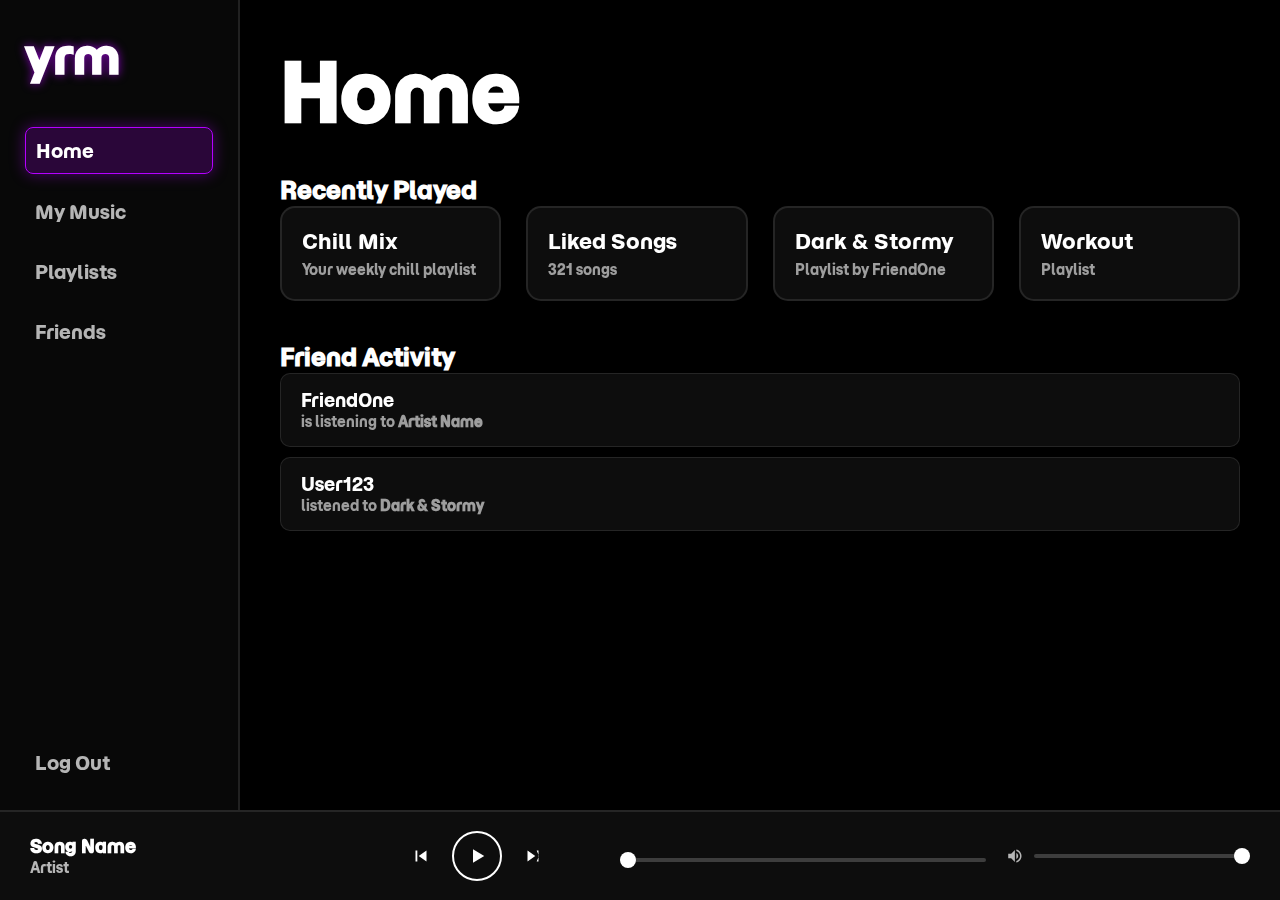
<file: dashboard.html>
<!DOCTYPE html>
<html lang="en">
<head>
  <meta charset="UTF-8">
  <meta name="viewport" content="width=device-width, initial-scale=1.0">
  <title>YourMusic - Dashboard</title>
  <link rel="stylesheet" href="dashboard-style.css">
  <link rel="stylesheet" href="style.css"> 
</head>
<body>
  
  <div id="page-transition-overlay"></div>

  <div class="app-container">
    
    <!-- === Glass Sidebar === -->
    <nav class="sidebar">
      <div class="logo-container">
        <a href="#" class="nav-logo" data-page="home">yrm</a>
      </div>
      <ul class="nav-menu">
        <li><a href="#" class="nav-link active" data-page="home">Home</a></li>
        <li><a href="#" class="nav-link" data-page="my-music">My Music</a></li>
        <li><a href="#" class="nav-link" data-page="playlists">Playlists</a></li>
        <li><a href="#" class="nav-link" data-page="friends">Friends</a></li>
      </ul>
      <div class="sidebar-footer">
        <a href="index.html" class="nav-link" id="logout-link">Log Out</a>
      </div>
    </nav>

    <!-- === Main Content Area === -->
    <main class="main-content" id="main-content">
      <!-- Content will be loaded here by JavaScript -->
    </main>

    <!-- === Glass Music Player Footer === -->
    <footer class="music-player">
      <div class="song-info">
        <span id="player-song-name">Song Name</span>
        <span id="player-artist-name">Artist</span>
      </div>
      
      <div class="player-controls">
        <button class="player-btn" id="prev-btn">
          <svg viewBox="0 0 24 24" width="22" height="22" fill="currentColor"><path d="M6 6h2v12H6zm3.5 6 8.5 6V6z"></path></svg>
        </button>
        <button class="player-btn play-btn" id="play-btn" data-icon="play">
          <svg viewBox="0 0 24 24" width="24" height="24" fill="currentColor"><path d="M8 5.14v13.72L19.25 12 8 5.14z"></path></svg>
        </button>
        <button class="player-btn" id="next-btn">
          <svg viewBox="0 0 24 24" width="22" height="22" fill="currentColor"><path d="m16 6 2.5 6-2.5 6H18V6h-2zM6 18l8.5-6L6 6v12z"></path></svg>
        </button>
      </div>

      <div class="player-progress">
        <input type="range" id="progress-bar" value="0">
      </div>
      
      <div class="volume-control">
        <svg viewBox="0 0 24 24" width="20" height="20" fill="currentColor"><path d="M3 9v6h4l5 5V4L7 9H3zm13.5 3c0-1.77-1.02-3.29-2.5-4.03v8.05c1.48-.73 2.5-2.25 2.5-4.02zM14 3.23v2.06c2.89.86 5 3.54 5 6.71s-2.11 5.85-5 6.71v2.06c4.01-.91 7-4.49 7-8.77s-2.99-7.86-7-8.77z"></path></svg>
        <input type="range" id="volume-slider" value="100" min="0" max="100">
      </div>
    </footer>

  </div> <!-- .app-container ends here -->

  <!-- === BACK TO TOP BUTTON (NEW) === -->
  <a href="#" class="back-to-top-btn" id="backToTopBtn" title="Back to top">
    ⬆️
  </a>


  <!-- === MODALS (Hidden by default) === -->

  <!-- Modal for Creating a New Playlist -->
  <div id="modal-new-playlist" class="modal-overlay">
    <div class="modal-content">
      <button class="modal-close" data-modal="modal-new-playlist">&times;</button>
      <h2>New Playlist</h2>
      <p>Give your new playlist a name.</p>
      <input type="text" id="new-playlist-name" placeholder="My Awesome Mix">
      <button class="modal-action-btn" id="create-playlist-btn">Create</button>
    </div>
  </div>

  <!-- Modal for Adding a Friend -->
  <div id="modal-add-friend" class="modal-overlay">
    <div class="modal-content">
      <button class="modal-close" data-modal="modal-add-friend">&times;</button>
      <h2>Add Friend</h2>
      <p>Enter your friend's unique username.</p>
      <input type="text" id="add-friend-username" placeholder="FriendUsername">
      <button class="modal-action-btn" id="send-friend-request-btn">Send Request</button>
    </div>
  </div>

  <!-- Modal for Editing Song Details -->
  <div id="modal-edit-song" class="modal-overlay">
    <div class="modal-content">
      <button class="modal-close" data-modal="modal-edit-song">&times;</button>
      <h2>Edit Song</h2>
      <label for="edit-song-name">Song Name</label>
      <input type="text" id="edit-song-name">
      <label for="edit-song-details">Details (Album, message, etc.)</label>
      <textarea id="edit-song-details" rows="4"></textarea>
      <button class="modal-action-btn" id="save-song-details-btn">Save</button>
    </div>
  </div>
  
  <!-- Modal for Managing Collaborators -->
  <div id="modal-manage-collaborators" class="modal-overlay">
    <div class="modal-content">
      <button class="modal-close" data-modal="modal-manage-collaborators">&times;</button>
      <h2>Manage Collaborators</h2>
      <p>Playlist: <span id="collab-playlist-name"></span></p>
      <div class="collab-list">
        <div class="collab-item"><span>User123 (You)</span> <span class="collab-role">Creator</span></div>
        <div class="collab-item"><span>FriendOne</span> <button class="btn-remove-collab">Remove</button></div>
      </div>
      <label for="add-collab-username">Add Collaborator (by username)</label>
      <input type="text" id="add-collab-username" placeholder="FriendTwo">
      <button class="modal-action-btn" id="add-collab-btn">Add</button>
    </div>
  </div>

  <!-- Modal for Download Prompt -->
  <div id="modal-download-song" class="modal-overlay">
    <div class="modal-content">
      <button class="modal-close" data-modal="modal-download-song">&times;</button>
      <h2>New Music</h2>
      <p>You don't have the song "<span id="download-song-name"></span>" (from <span id="download-song-user"></span>).</p>
      <p>To play and add this song to your "My Music" library, you need to download it.</p>
      <button class="modal-action-btn" id="confirm-download-btn">Download Song</button>
    </div>
  </div>

  <!-- Generic Confirmation Modal (for removing friends, songs, etc.) -->
  <div id="modal-confirm" class="modal-overlay">
    <div class="modal-content">
      <h2 id="confirm-title">Are you sure?</h2>
      <p id="confirm-text">Do you really want to remove this?</p>
      <div class="confirm-buttons">
        <button class="modal-action-btn" id="confirm-btn-yes">Yes</button>
        <button class="modal-close" id="confirm-btn-no" data-modal="modal-confirm">No</button>
      </div>
    </div>
  </div>

  <input type="file" id="upload-music-input" accept="audio/*" multiple style="display:none;">


  <script>
    // === All Page Content is Stored Here ===
    const pageContent = {
      'home': `
        <div class="page-header">
          <h1>Home</h1>
        </div>
        <h2>Recently Played</h2>
        <div class="content-grid">
          <div class="glass-card" data-page-load="playlist-detail">
            <div class="card-title">Chill Mix</div>
            <div class="card-subtitle">Your weekly chill playlist</div>
          </div>
          <div class="glass-card">
            <div class="card-title">Liked Songs</div>
            <div class="card-subtitle">321 songs</div>
          </div>
          <div class="glass-card" data-page-load="playlist-detail">
            <div class="card-title">Dark & Stormy</div>
            <div class="card-subtitle">Playlist by FriendOne</div>
          </div>
          <div class="glass-card">
            <div class="card-title">Workout</div>
            <div class="card-subtitle">Playlist</div>
          </div>
        </div>
        <h2 style="margin-top: 40px;">Friend Activity</h2>
        <div class="content-list">
          <div class="list-item">
            <div class="list-item-main">
              <div class="list-item-title">FriendOne</div>
              <div class="list-item-sub">is listening to <b>Artist Name</b></div>
            </div>
          </div>
          <div class="list-item">
            <div class="list-item-main">
              <div class="list-item-title">User123</div>
              <div class="list-item-sub">listened to <b>Dark & Stormy</b></div>
            </div>
          </div>
        </div>
      `,
      'my-music': `
        <div class="page-header">
          <h1>My Music</h1>
          <button class="glass-btn" id="btn-upload-music">Upload Music</button>
        </div>
        <div class="content-list">
          <div class="list-item">
            <div class="list-item-main">
              <div class="list-item-title">My Favorite Song.mp3</div>
              <div class="list-item-sub">Details: Uploaded from my PC</div>
            </div>
            <div class="list-item-actions">
              <button class="btn-edit-song">Edit</button>
              <button class="btn-remove-song">Delete</button>
            </div>
          </div>
          <div class="list-item">
            <div class="list-item-main">
              <div class="list-item-title">Another Track.wav</div>
              <div class="list-item-sub">Details: Chill album</div>
            </div>
            <div class="list-item-actions">
              <button class="btn-edit-song">Edit</button>
              <button class="btn-remove-song">Delete</button>
            </div>
          </div>
        </div>
      `,
      'playlists': `
        <div class="page-header">
          <h1>Playlists</h1>
          <button class="glass-btn" id="btn-new-playlist">New Playlist</button>
        </div>
        <div class="content-grid">
          <div class="glass-card" data-page-load="playlist-detail">
            <div class="card-title">Chill Mix</div>
            <div class="card-subtitle">Created by You</div>
          </div>
          <div class="glass-card">
            <div class="card-title">Workout</div>
            <div class="card-subtitle">Created by You</div>
          </div>
          <div class="glass-card" data-page-load="playlist-detail">
            <div class="card-title">Dark & Stormy</div>
            <div class="card-subtitle">By FriendOne</div>
          </div>
        </div>
      `,
      'playlist-detail': `
        <div class="page-header">
          <h1>Chill Mix</h1>
          <button class="glass-btn" id="btn-manage-collab">Manage Collaborators</button>
        </div>
        <div class="content-list">
          <div class="list-item">
            <div class="list-item-main">
              <div class="list-item-title">My Favorite Song.mp3</div>
              <div class="list-item-sub">From: My Music</div>
            </div>
            <div class="list-item-actions">
              <button class="btn-remove-from-playlist">Remove</button>
            </div>
          </div>
          <div class="list-item song-item-download" data-song-name="New Vibe.mp3" data-song-user="FriendOne">
            <div class="list-item-main">
              <div class="list-item-title">New Vibe.mp3</div>
              <div class="list-item-sub">From: FriendOne (Click to download)</div>
            </div>
            <div class="list-item-actions">
              <button class="btn-remove-from-playlist">Remove</button>
            </div>
          </div>
          <div class="list-item">
            <div class="list-item-main">
              <div class="list-item-title">Another Track.wav</div>
              <div class="list-item-sub">From: My Music</div>
            </div>
            <div class="list-item-actions">
              <button class="btn-remove-from-playlist">Remove</button>
            </div>
          </div>
        </div>
      `,
      'friends': `
        <div class="page-header">
          <h1>Friends</h1>
          <button class="glass-btn" id="btn-add-friend">Add Friend</button>
        </div>
        <div class="content-list">
          <div class="list-item">
            <div class="list-item-main">
              <div class="list-item-title">FriendOne</div>
              <div class="list-item-sub">Online</div>
            </div>
            <div class="list-item-actions">
              <button class="btn-remove-friend" data-friend-name="FriendOne">Remove</button>
            </div>
          </div>
          <div class="list-item">
            <div class="list-item-main">
              <div class="list-item-title">User123</div>
              <div class="list-item-sub">Offline</div>
            </div>
            <div class="list-item-actions">
              <button class="btn-remove-friend" data-friend-name="User123">Remove</button>
            </div>
          </div>
        </div>
      `
    };

    document.addEventListener('DOMContentLoaded', () => {
      const mainContent = document.getElementById('main-content');
      const navLinks = document.querySelectorAll('.nav-link');
      const transitionOverlay = document.getElementById('page-transition-overlay');
      const backToTopBtn = document.getElementById('backToTopBtn'); // NEW
      
      // === Page Load Fade-in ===
      window.addEventListener('load', () => {
        transitionOverlay.style.opacity = '0';
      });

      // --- Content Loading ---
      function loadContent(pageKey) {
        transitionOverlay.classList.add('fade-out');
        const html = pageContent[pageKey];
        mainContent.style.opacity = 0;
        
        setTimeout(() => {
          if (html) {
            mainContent.innerHTML = html;
          } else {
            console.warn('Page not found in content object.', pageKey);
            mainContent.innerHTML = '<h2>Error: Page content missing.</h2>';
          }
          mainContent.style.opacity = 1; 
          transitionOverlay.classList.remove('fade-out');
        }, 400); 
      }

      // Load home page by default
      loadContent('home');

      // Sidebar navigation
      navLinks.forEach(link => {
        link.addEventListener('click', function(e) {
          e.preventDefault();
          const pageKey = this.getAttribute('data-page');
          
          if (!pageKey || this.classList.contains('active')) {
            return;
          }

          navLinks.forEach(l => l.classList.remove('active'));
          this.classList.add('active');
          loadContent(pageKey);
        });
      });

      // --- Page Exit Transition ---
      document.getElementById('logout-link').addEventListener('click', function(e) {
        e.preventDefault();
        const destination = this.href;
        transitionOverlay.classList.add('fade-out');
        setTimeout(() => {
          window.location.href = destination;
        }, 500);
      });
      
      // --- Modal Handling ---
      function openModal(modalId) {
        document.getElementById(modalId).style.display = 'flex';
      }
      function closeModal(modalId) {
        document.getElementById(modalId).style.display = 'none';
      }
      
      document.querySelectorAll('.modal-close').forEach(btn => {
        btn.addEventListener('click', () => {
          closeModal(btn.getAttribute('data-modal'));
        });
      });

      // --- Event Delegation for Dynamic Content ---
      mainContent.addEventListener('click', (e) => {
        const clickedCard = e.target.closest('.glass-card');
        if (clickedCard && clickedCard.dataset.pageLoad) {
          const pageToLoad = clickedCard.dataset.pageLoad;
          navLinks.forEach(l => l.classList.remove('active'));
          const playlistsLink = document.querySelector('.nav-link[data-page="playlists"]');
          if(playlistsLink) playlistsLink.classList.add('active');
          loadContent(pageToLoad);
          return; 
        }

        if (e.target.id === 'btn-upload-music') {
          document.getElementById('upload-music-input').click();
        }
        
        if (e.target.classList.contains('btn-edit-song')) {
          document.getElementById('edit-song-name').value = "My Favorite Song";
          document.getElementById('edit-song-details').value = "Uploaded from my PC\nAwesome album";
          openModal('modal-edit-song');
        }

        if (e.target.id === 'btn-new-playlist') {
          openModal('modal-new-playlist');
        }
        
        if (e.target.id === 'btn-manage-collab') {
          document.getElementById('collab-playlist-name').textContent = "Chill Mix";
          openModal('modal-manage-collaborators');
        }

        if (e.target.id === 'btn-add-friend') {
          openModal('modal-add-friend');
        }

        const downloadPrompt = e.target.closest('.song-item-download');
        if (downloadPrompt) {
          document.getElementById('download-song-name').textContent = downloadPrompt.dataset.songName;
          document.getElementById('download-song-user').textContent = downloadPrompt.dataset.songUser;
          openModal('modal-download-song');
        }

        if (e.target.classList.contains('btn-remove-friend')) {
          document.getElementById('confirm-title').textContent = "Remove Friend";
          document.getElementById('confirm-text').textContent = `Are you sure you want to remove ${e.target.dataset.friendName}?`;
          openModal('modal-confirm');
        }
      });

      // --- Modal Action Button Listeners ---
      document.getElementById('create-playlist-btn').addEventListener('click', () => {
        const playlistName = document.getElementById('new-playlist-name').value;
        if (playlistName) {
          console.log(`Creating playlist: ${playlistName}`);
          closeModal('modal-new-playlist');
        }
      });
      
      document.getElementById('send-friend-request-btn').addEventListener('click', () => {
        const friendName = document.getElementById('add-friend-username').value;
        if (friendName) {
          console.log(`Sending friend request to: ${friendName}`);
          closeModal('modal-add-friend');
        }
      });
      
      document.getElementById('save-song-details-btn').addEventListener('click', () => {
        console.log("Saving song details...");
        closeModal('modal-edit-song');
      });

      document.getElementById('upload-music-input').addEventListener('change', function(e) {
        if (e.target.files.length > 0) {
          alert(`${e.target.files.length} song(s) selected! \n(This is a simulation. After upload, you would reload 'My Music'.)`);
        }
      });
      
      // --- Player Logic with SVG swap ---
      const playBtn = document.getElementById('play-btn');
      const playIconSVG = `<svg viewBox="0 0 24 24" width="24" height="24" fill="currentColor"><path d="M8 5.14v13.72L19.25 12 8 5.14z"></path></svg>`;
      const pauseIconSVG = `<svg viewBox="0 0 24 24" width="24" height="24" fill="currentColor"><path d="M6 19h4V5H6v14zm8-14v14h4V5h-4z"></path></svg>`;

      playBtn.addEventListener('click', function() {
        if (this.dataset.icon === 'play') {
          this.innerHTML = pauseIconSVG;
          this.dataset.icon = 'pause';
        } else {
          this.innerHTML = playIconSVG;
          this.dataset.icon = 'play';
        }
      });
      
      // --- NEW: "BACK TO TOP" BUTTON LOGIC ---
      mainContent.addEventListener('scroll', () => {
        if (mainContent.scrollTop > 200) { // Show button after 200px of scroll
          backToTopBtn.classList.add('visible');
        } else {
          backToTopBtn.classList.remove('visible');
        }
      });

      backToTopBtn.addEventListener('click', (e) => {
        e.preventDefault();
        mainContent.scrollTo({
          top: 0,
          behavior: 'smooth'
        });
      });

    });
  </script>

</body>
</html>
</file>
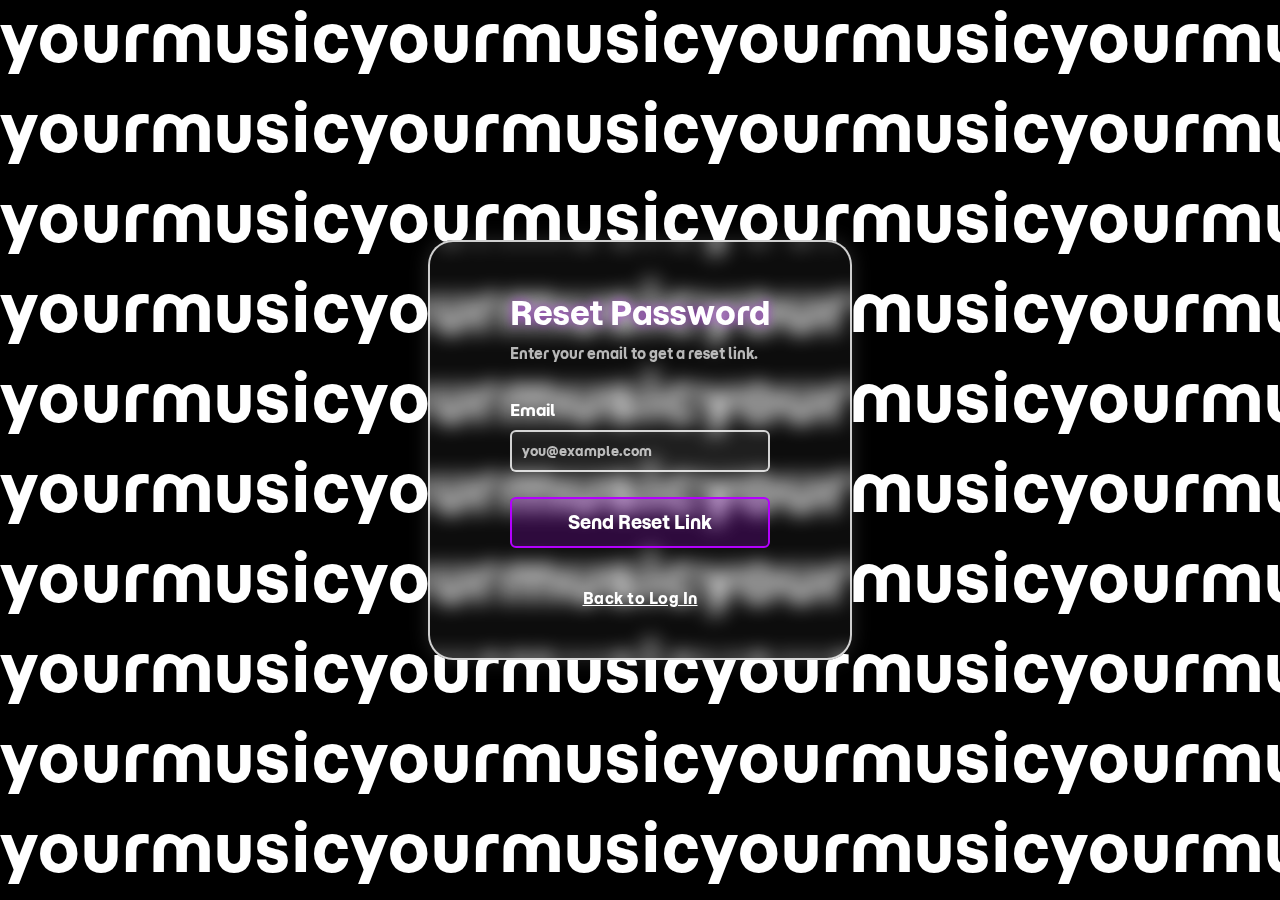
<file: forgot-password.html>
<!DOCTYPE html>
<html lang="en">
<head>
  <meta charset="UTF-8">
  <title>Forgot Password - YourMusic</title>
  <link rel="stylesheet" href="style.css">
</head>
<body>

  <!-- Page transition overlay -->
  <div id="page-transition-overlay"></div>

  <!-- Animated background -->
  <div class="scrolling-bg" id="scrollingBg"></div>

  <!-- Fade overlay -->
  <div class="fade-center"></div>

  <!-- New Centering Container -->
  <div class="form-container">
    
    <!-- Forgot Password Form -->
    <div class="form-box">
      
      <h2 class="form-title">Reset Password</h2>
      <p class="form-subtitle">Enter your email to get a reset link.</p>

      <label for="email">Email</label>
      <input type="email" id="email" placeholder="you@example.com">

      <button class="form-btn" id="sendBtn">Send Reset Link</button>
      
      <div class="alt-link">
        <p><a href="login.html" class="page-link">Back to Log In</a></p>
      </div>

    </div> <!-- .form-box ends here -->

  </div> <!-- .form-container ends here -->


  <script>
    /* Background lines */
    const scrollingBg = document.getElementById('scrollingBg');
    const numLines = 10;
    for (let i = 0; i < numLines; i++) {
      const line = document.createElement('div');
      line.classList.add('line');
      line.style.top = `${(i / numLines) * 100}%`;
      line.textContent = "yourmusicyourmusicyourmusicyourmusic".repeat(6);
      scrollingBg.appendChild(line);
    }

    /* Page transition logic */
    const transitionOverlay = document.getElementById('page-transition-overlay');
    // Fade in on load
    window.addEventListener('load', () => {
      transitionOverlay.style.opacity = '0';
    });

    // Fade out on link clicks
    document.querySelectorAll('.page-link').forEach(link => {
      link.addEventListener('click', function(e) {
        e.preventDefault();
        const destination = this.href;
        transitionOverlay.classList.add('fade-out');
        setTimeout(() => {
          window.location.href = destination;
        }, 500);
      });
    });
    
    /* "Send Link" button logic */
    const sendBtn = document.getElementById('sendBtn');
    const emailInput = document.getElementById('email');
    const subtitle = document.querySelector('.form-subtitle');

    sendBtn.addEventListener('click', () => {
      if (emailInput.value.trim() === '') {
        // Show an error message if the field is empty
        subtitle.textContent = "Please enter your email first.";
        subtitle.style.color = "#ff8080"; // Red error color
        return;
      }
      
      // Show success state (this is a simulation)
      subtitle.textContent = `If an account exists, a reset link was sent to ${emailInput.value}!`;
      subtitle.style.color = "#80ff80"; // Green success color
      sendBtn.textContent = "Sent!";
      sendBtn.disabled = true;
      emailInput.disabled = true;
    });

  </script>

</body>
</html>
</file>
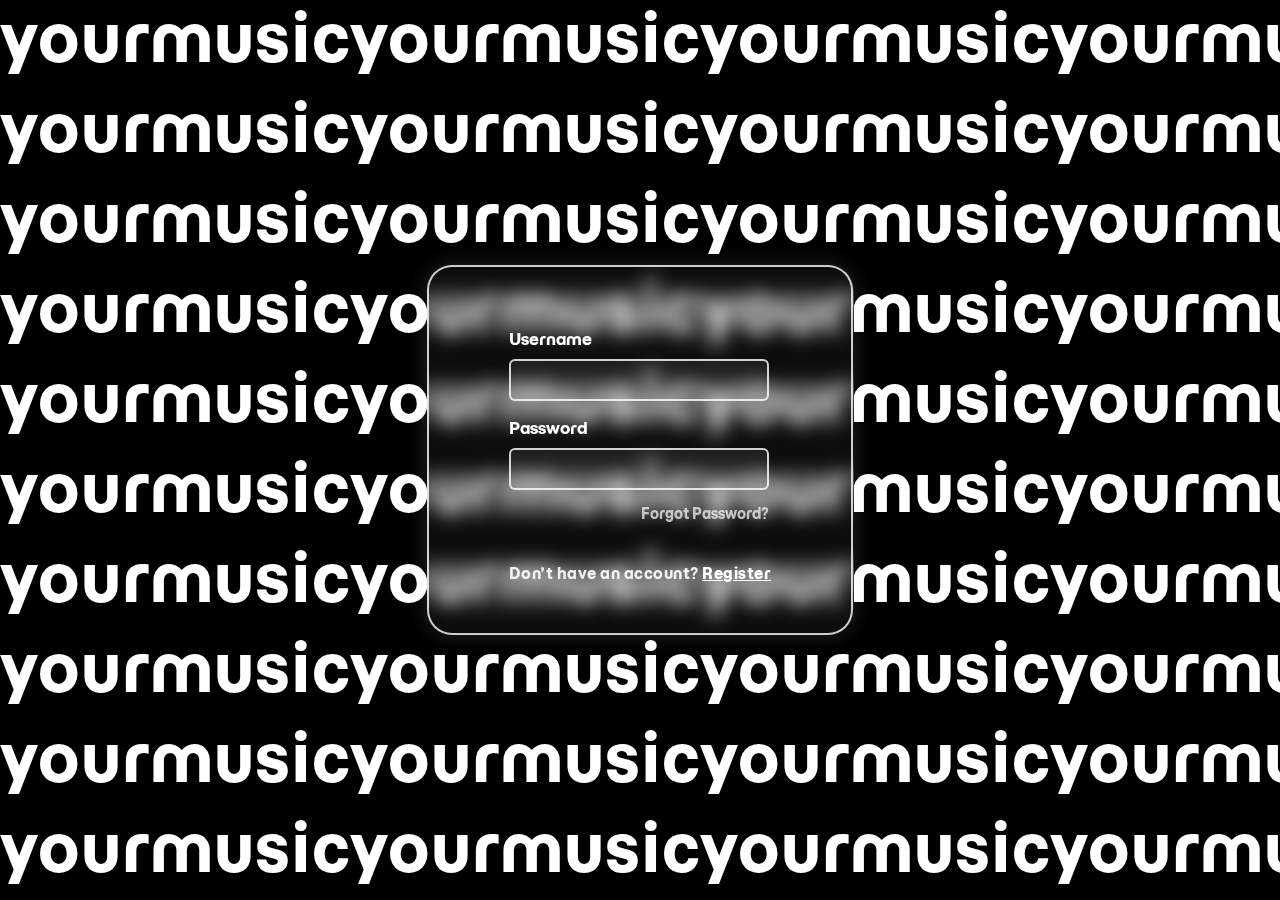
<file: login.html>
<!DOCTYPE html>
<html lang="en">
<head>
  <meta charset="UTF-8">
  <title>Login - YourMusic</title>
  <link rel="stylesheet" href="style.css">
</head>
<body> <!-- Removed class="fade-in" -->

  <!-- Page transition overlay -->
  <div id="page-transition-overlay"></div>

  <!-- Animated background -->
  <div class="scrolling-bg" id="scrollingBg"></div>

  <!-- Fade overlay -->
  <div class="fade-center"></div>

  <!-- New Centering Container -->
  <div class="form-container">
    
    <!-- Login form -->
    <div class="form-box">
      <label>Username</label>
      <input type="text" id="username">

      <label>Password</label>
      <input type="password" id="password">

      <!-- NEW "FORGOT PASSWORD?" LINK -->
      <div class="forgot-link-container">
        <a href="forgot-password.html" class="forgot-link">Forgot Password?</a>
      </div>

      <div class="alt-link">
        <p>Don’t have an account? <a href="register.html" class="page-link">Register</a></p>
      </div>
    </div> <!-- .form-box ends here -->

    <!-- Button is now a SIBLING to the form-box -->
    <button class="go-btn" id="goBtn">
      Go
      <span class="particle-wrapper"></span>
    </button>

  </div> <!-- .form-container ends here -->


  <script>
    /* Background lines */
    const scrollingBg = document.getElementById('scrollingBg');
    const numLines = 10;
    for (let i = 0; i < numLines; i++) {
      const line = document.createElement('div');
      line.classList.add('line');
      line.style.top = `${(i / numLines) * 100}%`;
      line.textContent = "yourmusicyourmusicyourmusicyourmusic".repeat(6);
      scrollingBg.appendChild(line);
    }

    /* Go button activation */
    const username = document.getElementById('username');
    const password = document.getElementById('password');
    const goBtn = document.getElementById('goBtn');
    const formBox = document.querySelector('.form-box');

    function validate() {
      // Check if both fields have a value
      const allFilled = username.value.trim() !== '' && password.value.trim() !== '';
      
      // Toggle 'active' class on both the button AND the form box
      goBtn.classList.toggle('active', allFilled);
      formBox.classList.toggle('active', allFilled);
    }
    [username, password].forEach(el => el.addEventListener('input', validate));

    goBtn.addEventListener('click', () => {
      if (goBtn.classList.contains('active')) {
        
        // New transition logic
        const transitionOverlay = document.getElementById('page-transition-overlay');
        transitionOverlay.classList.add('fade-out');
        setTimeout(() => {
          window.location.href = 'dashboard.html';
        }, 500);
      }
    });

    /* Page transition logic */
    const transitionOverlay = document.getElementById('page-transition-overlay');
    // Fade in on load
    window.addEventListener('load', () => {
      transitionOverlay.style.opacity = '0';
    });

    // Fade out on link clicks
    document.querySelectorAll('.page-link, .forgot-link').forEach(link => {
      link.addEventListener('click', function(e) {
        e.preventDefault();
        const destination = this.href;
        transitionOverlay.classList.add('fade-out');
        setTimeout(() => {
          window.location.href = destination;
        }, 500);
      });
    });

  </script>

</body>
</html>
</file>
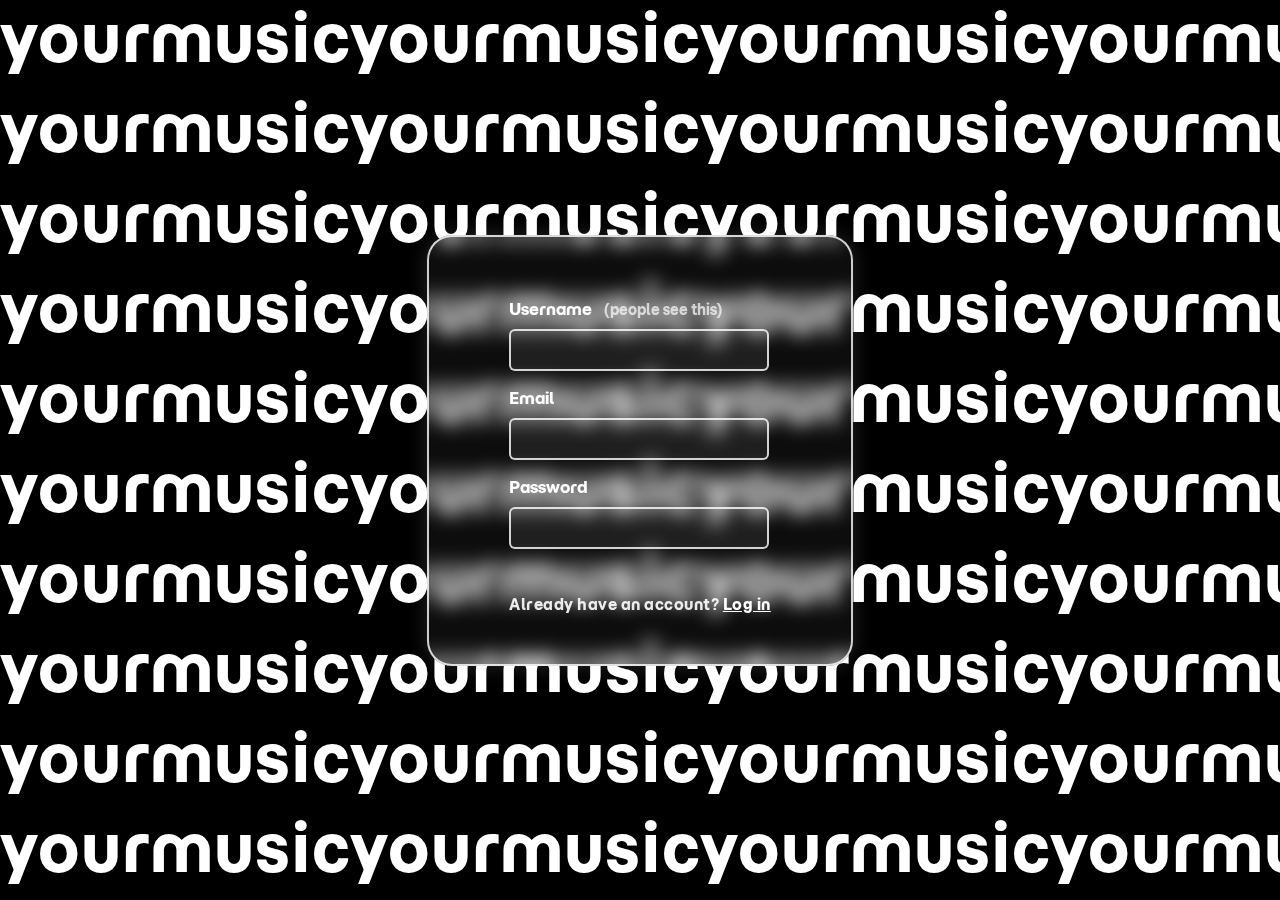
<file: register.html>
<!DOCTYPE html>
<html lang="en">
<head>
  <meta charset="UTF-8">
  <title>Register - YourMusic</title>
  <link rel="stylesheet" href="style.css">
</head>
<body> <!-- Removed class="fade-in" -->

  <!-- Page transition overlay -->
  <div id="page-transition-overlay"></div>

  <!-- Animated background -->
  <div class="scrolling-bg" id="scrollingBg"></div>

  <!-- Fade overlay -->
  <div class="fade-center"></div>

  <!-- New Centering Container -->
  <div class="form-container">

    <!-- Register form -->
    <div class="form-box">
      <label>
        Username <span class="note">(people see this)</span>
      </label>
      <input type="text" id="username">

      <label>Email</label>
      <input type="email" id="email">

      <label>Password</label>
      <input type="password" id="password">

      <div class="alt-link">
        <p>Already have an account? <a href="login.html" class="page-link">Log in</a></p>
      </div>
    </div> <!-- .form-box ends here -->

    <!-- Button is now a SIBLING to the form-box -->
    <button class="go-btn" id="goBtn">
      Go
      <span class="particle-wrapper"></span>
    </button>
  
  </div> <!-- .form-container ends here -->

  <script>
    /* Background lines */
    const scrollingBg = document.getElementById('scrollingBg');
    const numLines = 10;
    for (let i = 0; i < numLines; i++) {
      const line = document.createElement('div');
      line.classList.add('line');
      line.style.top = `${(i / numLines) * 100}%`;
      line.textContent = "yourmusicyourmusicyourmusicyourmusic".repeat(6);
      scrollingBg.appendChild(line);
    }

    /* Go button activation */
    const username = document.getElementById('username');
    const email = document.getElementById('email');
    const password = document.getElementById('password');
    const goBtn = document.getElementById('goBtn');
    const formBox = document.querySelector('.form-box');

    function validate() {
      // Check if all three fields have a value
      const allFilled = username.value.trim() !== '' && email.value.trim() !== '' && password.value.trim() !== '';

      // Toggle 'active' class on both the button AND the form box
      goBtn.classList.toggle('active', allFilled);
      formBox.classList.toggle('active', allFilled);
    }
    [username, email, password].forEach(el => el.addEventListener('input', validate));

    goBtn.addEventListener('click', () => {
      if (goBtn.classList.contains('active')) {
        
        // New transition logic
        const transitionOverlay = document.getElementById('page-transition-overlay');
        transitionOverlay.classList.add('fade-out');
        setTimeout(() => {
          window.location.href = 'dashboard.html';
        }, 500);
      }
    });

    /* Page transition logic */
    const transitionOverlay = document.getElementById('page-transition-overlay');
    // Fade in on load
    window.addEventListener('load', () => {
      transitionOverlay.style.opacity = '0';
    });

    // Fade out on link clicks
    document.querySelectorAll('.page-link').forEach(link => {
      link.addEventListener('click', function(e) {
        e.preventDefault();
        const destination = this.href;
        transitionOverlay.classList.add('fade-out');
        setTimeout(() => {
          window.location.href = destination;
        }, 500);
      });
    });
  </script>

</body>
</html>
</file>
<file: dashboard-style.css>
/* === Font (from style.css) === */
@font-face {
  font-family: 'Momo Trust Display';
  src: url('MomoTrustDisplay-Regular.ttf') format('truetype');
}

/* === RESET & BODY === */
* {
  margin: 0;
  padding: 0;
  box-sizing: border-box;
}

body {
  background: black;
  color: white;
  font-family: 'Momo Trust Display', sans-serif;
  height: 100vh;
  width: 100vw;
  overflow: hidden;
}

/* === APP LAYOUT (GRID) === */
.app-container {
  display: grid;
  grid-template-areas:
    "sidebar main"
    "player player";
  grid-template-columns: 240px 1fr;
  grid-template-rows: 1fr auto;
  height: 100vh;
  width: 100vw;
}

/* === SIDEBAR === */
.sidebar {
  grid-area: sidebar;
  background: rgba(255, 255, 255, 0.03);
  backdrop-filter: blur(15px);
  -webkit-backdrop-filter: blur(15px);
  border-right: 2px solid rgba(255, 255, 255, 0.1);
  display: flex;
  flex-direction: column;
  padding: 25px;
  z-index: 100;
  transition: all 0.3s ease;
}
.logo-container {
  margin-bottom: 40px;
}
.nav-logo {
  font-size: 3rem;
  font-weight: bold;
  color: white;
  text-decoration: none;
  text-shadow: 0 0 10px rgba(180, 0, 255, 0.7);
}
.nav-menu {
  list-style: none;
  flex-grow: 1;
}
.nav-menu li {
  margin-bottom: 15px;
}
.nav-link {
  color: rgba(255, 255, 255, 0.7);
  text-decoration: none;
  font-size: 1.2rem;
  transition: all 0.3s ease;
  display: block;
  padding: 10px;
  border-radius: 8px;
  white-space: nowrap; 
}
.nav-link:hover {
  color: white;
  background: rgba(255, 255, 255, 0.1);
}
.nav-link.active {
  color: white;
  background: rgba(180, 0, 255, 0.2);
  border: 1px solid #b400ff;
  box-shadow: 0 0 15px rgba(180, 0, 255, 0.4);
}
.sidebar-footer {
  margin-top: auto;
}

/* === MAIN CONTENT === */
.main-content {
  grid-area: main;
  overflow-y: auto; 
  padding: 40px;
  z-index: 50;
  opacity: 0;
  animation: fadeInContent 0.5s ease 0.4s forwards;
  transition: padding 0.3s ease;
  /* Required for smooth scroll */
  scroll-behavior: smooth;
}

@keyframes fadeInContent {
  to {
    opacity: 1;
  }
}

/* === MUSIC PLAYER FOOTER === */
.music-player {
  grid-area: player;
  background: rgba(255, 255, 255, 0.05);
  backdrop-filter: blur(15px);
  -webkit-backdrop-filter: blur(15px);
  border-top: 2px solid rgba(255, 255, 255, 0.1);
  height: 90px;
  z-index: 100;
  display: flex;
  align-items: center;
  justify-content: space-between;
  padding: 0 30px;
  transition: all 0.3s ease;
  gap: 20px; 
}

.song-info {
  display: flex;
  flex-direction: column;
  flex-basis: 25%; 
  min-width: 150px;
}
#player-song-name {
  font-size: 1.1rem;
  font-weight: bold;
}
#player-artist-name {
  font-size: 0.9rem;
  color: rgba(255, 255, 255, 0.7);
}

.player-controls {
  display: flex;
  align-items: center;
  justify-content: center; 
  gap: 20px;
  flex-basis: 20%; 
}
.player-btn {
  background: none;
  border: none;
  color: white;
  font-size: 1.5rem;
  cursor: pointer;
  transition: all 0.2s ease;
  display: flex; 
  align-items: center; 
  justify-content: center; 
}
.player-btn:hover {
  color: #b400ff;
}

.player-btn.play-btn {
  width: 50px;
  height: 50px;
  min-width: 50px; 
  border-radius: 50%;
  border: 2px solid white;
  padding: 0; 
  line-height: 1;
  font-size: 1.5rem; 
}

.player-btn.play-btn svg {
  width: 24px; 
  height: 24px;
  fill: currentColor; 
}

.player-btn.play-btn[data-icon="play"] {
  padding-left: 0; 
}

.player-btn.play-btn:hover {
  border-color: #b400ff;
  box-shadow: 0 0 15px rgba(180, 0, 255, 0.5);
}
.player-progress {
  flex-basis: 30%; 
  min-width: 100px;
}

/* === STYLES FOR VOLUME === */
.volume-control {
  flex-basis: 20%; 
  min-width: 120px;
  display: flex;
  align-items: center;
  justify-content: flex-end; 
  gap: 10px;
  color: rgba(255, 255, 255, 0.7);
}
.volume-control svg {
  width: 20px;
  height: 20px;
  fill: currentColor;
}
.volume-control:hover,
.volume-control:focus-within {
  color: white;
}
#progress-bar,
#volume-slider {
  width: 100%;
  -webkit-appearance: none;
  appearance: none;
  background: transparent;
  cursor: pointer;
}

#progress-bar::-webkit-slider-runnable-track,
#volume-slider::-webkit-slider-runnable-track {
  background: rgba(255, 255, 255, 0.2);
  height: 4px;
  border-radius: 4px;
}
#progress-bar::-moz-range-track,
#volume-slider::-moz-range-track {
  background: rgba(255, 255, 255, 0.2);
  height: 4px;
  border-radius: 4px;
}

#progress-bar::-webkit-slider-thumb,
#volume-slider::-webkit-slider-thumb {
  -webkit-appearance: none;
  appearance: none;
  margin-top: -6px; 
  background: white;
  height: 16px;
  width: 16px;
  border-radius: 50%;
  transition: background 0.2s ease;
}
#progress-bar::-moz-range-thumb,
#volume-slider::-moz-range-thumb {
  background: white;
  height: 16px;
  width: 16px;
  border-radius: 50%;
  border: none;
  transition: background 0.2s ease;
}

#progress-bar:hover::-webkit-slider-thumb,
#volume-slider:hover::-webkit-slider-thumb {
  background: #b400ff;
  box-shadow: 0 0 10px rgba(180, 0, 255, 0.7);
}
#progress-bar:hover::-moz-range-thumb,
#volume-slider:hover::-moz-range-thumb {
  background: #b400ff;
  box-shadow: 0 0 10px rgba(180, 0, 255, 0.7);
}

/* === CONTENT STYLES === */
.page-header {
  font-size: 2.5rem;
  margin-bottom: 30px;
  display: flex;
  justify-content: space-between;
  align-items: center;
  transition: all 0.3s ease;
}
.glass-btn {
  background: rgba(255, 255, 255, 0.05);
  border: 2px solid rgba(255, 255, 255, 0.8);
  backdrop-filter: blur(10px);
  -webkit-backdrop-filter: blur(10px);
  padding: 12px 25px;
  border-radius: 10px;
  color: white;
  font-family: 'Momo Trust Display', sans-serif;
  font-size: 1rem;
  text-decoration: none;
  letter-spacing: 1px;
  transition: all 0.3s ease;
  cursor: pointer;
}
.glass-btn:hover {
  border-color: #b400ff;
  box-shadow: 0 0 30px rgba(180, 0, 255, 0.4);
  transform: scale(1.02);
}

.content-grid {
  display: grid;
  grid-template-columns: repeat(auto-fill, minmax(200px, 1fr));
  gap: 25px;
}
.glass-card {
  background: rgba(255, 255, 255, 0.05);
  border: 2px solid rgba(255, 255, 255, 0.1);
  border-radius: 15px;
  padding: 20px;
  transition: all 0.3s ease;
  backdrop-filter: blur(10px);
  -webkit-backdrop-filter: blur(10px);
  cursor: pointer;
}
.glass-card:hover {
  border-color: rgba(180, 0, 255, 0.5);
  box-shadow: 0 0 20px rgba(180, 0, 255, 0.2);
}
.card-title {
  font-size: 1.3rem;
  margin-bottom: 5px;
}
.card-subtitle {
  font-size: 0.9rem;
  color: rgba(255, 255, 255, 0.6);
}

.content-list {
  display: flex;
  flex-direction: column;
  gap: 10px;
}
.list-item {
  display: flex;
  align-items: center;
  justify-content: space-between;
  padding: 15px 20px;
  background: rgba(255, 255, 255, 0.05);
  border: 1px solid rgba(255, 255, 255, 0.1);
  border-radius: 10px;
  backdrop-filter: blur(5px);
  -webkit-backdrop-filter: blur(5px);
  transition: all 0.3s ease;
}
.list-item:hover {
  background: rgba(255, 255, 255, 0.1);
  border-color: rgba(255, 255, 255, 0.3);
}
.list-item-main {
  display: flex;
  flex-direction: column;
}
.list-item-title {
  font-size: 1.1rem;
}
.list-item-sub {
  font-size: 0.9rem;
  color: rgba(255, 255, 255, 0.6);
}
.list-item-actions button {
  background: none;
  border: 1px solid rgba(255, 255, 255, 0.5);
  color: rgba(255, 255, 255, 0.8);
  padding: 5px 10px;
  border-radius: 5px;
  cursor: pointer;
  margin-left: 10px;
  transition: all 0.3s ease;
}
.list-item-actions button:hover {
  background: rgba(255, 255, 255, 0.1);
  border-color: white;
  color: white;
}
.song-item-download {
  cursor: pointer;
}
.song-item-download:hover .list-item-title {
  color: #b400ff;
}

/* === MODAL STYLES === */
.modal-overlay {
  position: fixed;
  inset: 0;
  background: rgba(0, 0, 0, 0.6);
  backdrop-filter: blur(10px);
  -webkit-backdrop-filter: blur(10px);
  display: none; 
  align-items: center;
  justify-content: center;
  z-index: 1000;
}
.modal-content {
  background: rgba(30, 30, 30, 0.5);
  border: 2px solid rgba(255, 255, 255, 0.2);
  backdrop-filter: blur(20px);
  -webkit-backdrop-filter: blur(20px);
  border-radius: 20px;
  padding: 30px 40px;
  width: 90%;
  max-width: 500px;
  box-shadow: 0 0 40px rgba(180, 0, 255, 0.3);
  position: relative;
  display: flex;
  flex-direction: column;
  gap: 15px;
  transition: all 0.3s ease;
}
.modal-close {
  position: absolute;
  top: 15px;
  right: 20px;
  background: none;
  border: none;
  color: white;
  font-size: 2rem;
  cursor: pointer;
  opacity: 0.7;
  transition: all 0.3s ease;
}
.modal-close:hover {
  opacity: 1;
  color: #b400ff;
}
.modal-content h2 {
  font-size: 1.8rem;
  margin-bottom: 10px;
}
.modal-content p {
  color: rgba(255, 255, 255, 0.8);
  line-height: 1.5;
}
.modal-content label {
  font-size: 0.9rem;
  color: rgba(255, 255, 255, 0.7);
  margin-top: 10px;
}
.modal-content input[type="text"],
.modal-content textarea {
  width: 100%;
  padding: 12px;
  background: rgba(0, 0, 0, 0.3);
  border: 2px solid rgba(255, 255, 255, 0.3);
  border-radius: 8px;
  color: white;
  font-family: 'Momo Trust Display', sans-serif;
  font-size: 1rem;
}
.modal-content input[type="text"]:focus,
.modal-content textarea:focus {
  outline: none;
  border-color: #b400ff;
  box-shadow: 0 0 15px rgba(180, 0, 255, 0.3);
}
.modal-action-btn {
  background: rgba(255, 255, 255, 0.05);
  border: 2px solid rgba(255, 255, 255, 0.8);
  padding: 12px 25px;
  border-radius: 10px;
  color: white;
  font-family: 'Momo Trust Display', sans-serif;
  font-size: 1rem;
  cursor: pointer;
  transition: all 0.3s ease;
  width: 100%;
  margin-top: 15px;
}
.modal-action-btn:hover {
  border-color: #b400ff;
  background: rgba(180, 0, 255, 0.2);
  box-shadow: 0 0 30px rgba(180, 0, 255, 0.4);
}
.confirm-buttons {
  display: flex;
  gap: 15px;
  width: 100%;
}
#confirm-btn-no {
  background: none;
  border-color: rgba(255, 255, 255, 0.5);
}
#confirm-btn-no:hover {
  background: rgba(255, 255, 255, 0.1);
  border-color: white;
}

.collab-list {
  max-height: 150px;
  overflow-y: auto;
  border: 1px solid rgba(255, 255, 255, 0.2);
  border-radius: 8px;
  padding: 10px;
}
.collab-item {
  display: flex;
  justify-content: space-between;
  align-items: center;
  padding: 8px;
  border-bottom: 1px solid rgba(255, 255, 255, 0.1);
}
.collab-item:last-child {
  border-bottom: none;
}
.collab-role {
  font-size: 0.9rem;
  color: rgba(180, 0, 255, 0.8);
}
button.btn-remove-collab {
  background: none;
  border: 1px solid rgba(255, 100, 100, 0.5);
  color: rgba(255, 100, 100, 0.8);
  padding: 3px 8px;
  border-radius: 5px;
  cursor: pointer;
}
button.btn-remove-collab:hover {
  background: rgba(255, 100, 100, 0.1);
  color: white;
  border-color: white;
}

/* === BACK TO TOP BUTTON (NEW) === */
.back-to-top-btn {
  position: fixed; /* Fixat pe viewport */
  bottom: 110px; /* Deasupra player-ului (90px + 20px) */
  right: 30px;
  z-index: 200; /* Deasupra conținutului, dar sub modal */
  
  /* Stilul butonului */
  background: rgba(180, 0, 255, 0.3); /* Mov semi-transparent */
  backdrop-filter: blur(10px);
  -webkit-backdrop-filter: blur(10px);
  border: 2px solid rgba(180, 0, 255, 0.7);
  color: white;
  font-family: 'Momo Trust Display', sans-serif;
  font-size: 1.5rem; /* Mărime iconiță */
  text-decoration: none;
  width: 50px;
  height: 50px;
  border-radius: 50%;
  cursor: pointer;
  display: flex;
  align-items: center;
  justify-content: center;
  
  /* Ascuns by default */
  opacity: 0;
  pointer-events: none;
  transform: translateY(20px); /* Începe puțin mai jos */
  transition: opacity 0.3s ease, transform 0.3s ease;
}

.back-to-top-btn.visible {
  opacity: 1;
  pointer-events: auto;
  transform: translateY(0); /* Se mută în poziția finală */
}

.back-to-top-btn:hover {
  background: rgba(180, 0, 255, 0.5);
  box-shadow: 0 0 20px rgba(180, 0, 255, 0.5);
}


/* === RESPONSIVE DESIGN === */
@media (max-width: 900px) {
  body {
    overflow: visible; 
  }

  .app-container {
    grid-template-areas:
      "sidebar"
      "main"
      "player";
    grid-template-columns: 1fr;
    grid-template-rows: auto 1fr auto;
    height: auto; 
    min-height: 100vh;
  }

  .sidebar {
    flex-direction: row;
    align-items: center;
    padding: 10px 15px;
    border-right: none;
    border-bottom: 2px solid rgba(255, 255, 255, 0.1);
    height: auto;
    gap: 15px;
  }
  
  .logo-container {
    margin-bottom: 0;
  }

  .nav-logo {
    font-size: 2rem;
  }

  .nav-menu {
    display: flex;
    flex-direction: row;
    flex-grow: 1;
    gap: 5px;
    overflow-x: auto; 
    scrollbar-width: none; 
  }

  .nav-menu::-webkit-scrollbar {
    display: none; 
  }

  .nav-menu li {
    margin-bottom: 0;
  }

  .nav-link {
    font-size: 1rem;
    padding: 8px 10px;
    white-space: nowrap; 
  }

  .sidebar-footer {
    margin-top: 0;
  }

  .main-content {
    padding: 20px;
  }

  .page-header {
    font-size: 2rem;
    flex-direction: column;
    align-items: flex-start;
    gap: 15px;
  }

  .glass-btn {
    width: 100%;
    text-align: center;
  }

  .content-grid {
    grid-template-columns: 1fr; 
  }

  .music-player {
    flex-direction: column;
    height: auto;
    padding: 15px;
    gap: 15px;
    text-align: center;
  }

  .song-info {
    flex-basis: auto;
    min-width: 0;
  }

  .player-controls {
    flex-basis: auto;
    width: 100%;
  }
  
  .player-progress {
    flex-basis: auto;
    width: 90%;
  }

  .volume-control {
    flex-basis: auto;
    width: 90%;
    justify-content: center;
  }

  .modal-content {
    width: 95%;
    padding: 20px 15px;
  }
  
  .modal-content h2 {
    font-size: 1.5rem;
  }
  
  .confirm-buttons {
    flex-direction: column;
  }
  
  .back-to-top-btn {
    /* Pe mobil, player-ul este mai înalt, deci butonul trebuie să fie și mai sus */
    bottom: 180px; 
    right: 20px;
  }
}
</file>
<file: style.css>
@font-face {
  font-family: 'Momo Trust Display';
  src: url('MomoTrustDisplay-Regular.ttf') format('truetype');
}

/* === RESET === */
*{margin:0;padding:0;box-sizing:border-box}

body{
  background:black;
  color:white;
  font-family:'Momo Trust Display',sans-serif;
  height:100vh;width:100vw;
  overflow:hidden;
  display:flex;align-items:center;justify-content:center;
  position:relative;
}

/* === MOVING BACKGROUND === */
.scrolling-bg{position:absolute;inset:0;overflow:hidden;z-index:0}
.line{
  position:absolute;
  white-space:nowrap;
  font-size:4rem;
  color: white; /* Solid white text */
  line-height:1.2;
  width:300%;
  letter-spacing:2px;
  animation-timing-function:linear;
  animation-iteration-count:infinite;
  user-select:none;pointer-events:none;
}
.line:nth-child(odd){animation:scrollLeft 120s linear infinite}
.line:nth-child(even){animation:scrollRight 150s linear infinite}
@keyframes scrollLeft{0%{transform:translateX(0)}100%{transform:translateX(-50%)}}
@keyframes scrollRight{0%{transform:translateX(-50%)}100%{transform:translateX(0)}}

/* === NO FADE OVERLAY === */
.fade-center{display:none}

/* === FORM BOX === */
.form-box{
  position:relative;z-index:5;
  background:rgba(255,255,255,.05);
  border:2px solid rgba(255,255,255,.8);
  border-radius:25px;
  padding:50px 80px;
  box-shadow:0 0 20px rgba(255,255,255,.15);
  display:flex;flex-direction:column;align-items:flex-start;
  backdrop-filter:blur(10px);-webkit-backdrop-filter:blur(10px);
  transition:border .4s,box-shadow .4s;
}

/* Purple “goop” - REMOVED */
.form-box::after{ display:none; }
.form-box.active:hover::after{ display:none; }

/* Active form (border still changes) */
.form-box.active{
  border-color:#b400ff;
  box-shadow:0 0 30px rgba(180,0,255,.4);
}

/* === LABELS & INPUTS === */
.form-box label{margin-top:12px;font-size:1rem;z-index:2}
.note{font-size:.85rem;color:rgba(255,255,255,.7);margin-left:8px}

.form-box input{
  display:block;width:260px;margin:10px 0 5px 0;padding:10px;
  background:rgba(255,255,255,.08);
  color:white;border:2px solid rgba(255,255,255,.8);
  border-radius:6px;
  font-family:'Momo Trust Display',sans-serif;
  transition:border .3s,background .3s;
  z-index:2;
}
.form-box input:focus{border-color:#b400ff;background:rgba(255,255,255,.15);outline:none}
.form-box input::placeholder{color:rgba(255,255,255,.7)}

/* === FORGOT PASSWORD LINK === */
.forgot-link-container {
  width: 260px; /* Match the input width */
  text-align: right;
  margin-top: 8px;
  z-index: 2;
  position: relative;
}
.forgot-link {
  font-size: 0.85rem;
  color: rgba(255, 255, 255, 0.7);
  text-decoration: none;
  transition: color 0.3s ease;
}
.forgot-link:hover {
  color: #b400ff;
  text-decoration: underline;
}


/* === GO BUTTON === */
.go-btn{
  position:absolute;right:-110px;top:50%;
  
  /* Start hidden and off-screen */
  opacity:0;
  pointer-events:none;
  transform:translate(50px, -50%); /* Start 50px to the right */

  /* New Glass Look */
  width:95px;height:95px;border-radius:50%;
  background:rgba(255,255,255,.05); 
  border:2px solid rgba(255,255,255,.8);
  backdrop-filter:blur(10px);-webkit-backdrop-filter:blur(10px);
  color:white;

  /* Imprinted Text Effect */
  text-shadow: -1px -1px 1px rgba(0, 0, 0, 0.7), 
               1px 1px 1px rgba(255, 255, 255, 0.15); 

  font-size:1.9rem;cursor:pointer;
  font-family:'Momo Trust Display',sans-serif;
  z-index:10;
  box-shadow:0 0 25px rgba(255,255,255,.1);
  transition:all .5s cubic-bezier(.175,.885,.32,1.275);
}

/* Active state (visible) */
.go-btn.active{
  /* Move to final position */
  opacity:1;
  pointer-events:auto;
  transform:translateY(-50%); 

  /* Imprinted Text + Glow */
  text-shadow: -1px -1px 1px rgba(0, 0, 0, 0.7), 
               1px 1px 1px rgba(255, 255, 255, 0.15), 
               0 0 15px rgba(180, 0, 255, 0.7); 
               
  /* Glass effect */
  backdrop-filter:blur(10px);-webkit-backdrop-filter:blur(10px); 
  background:rgba(255,255,255,.05); 
  border-color:#b400ff;
  box-shadow:0 0 30px rgba(180,0,255,.4); 
}

/* Hover state (only when active) */
.form-box.active .go-btn:hover{
  background:rgba(180, 0, 255, .2); 
  box-shadow:0 0 55px rgba(180,0,255,.9);
  transform:translateY(-50%) scale(1.05); 
  backdrop-filter:blur(10px);-webkit-backdrop-filter:blur(10px); 

  /* Imprinted Text + Stronger Glow */
  text-shadow: -1px -1px 1px rgba(0, 0, 0, 0.7), 
               1px 1px 1px rgba(255, 255, 255, 0.15), 
               0 0 20px rgba(180, 0, 255, 0.9); 
}

/* === PARTICLE EFFECTS === */
.particle-wrapper {
  position: absolute;
  inset: 0;
  border-radius: 50%;
}

/* Create 4 particle pseudo-elements */
.go-btn::before,
.go-btn::after,
.particle-wrapper::before,
.particle-wrapper::after {
  content: '';
  position: absolute;
  top: 50%;
  left: 50%;
  border-radius: 50%;
  opacity: 0;
  transform: translate(-50%, -50%);
  z-index: -1;
}

/* Particle 1 (Purple) */
.go-btn.active::before {
  width: 8px; height: 8px;
  background: #b400ff;
  animation: shoot-1 .7s ease-out .4s forwards;
}
/* Particle 2 (White) */
.go-btn.active::after {
  width: 6px; height: 6px;
  background: white;
  box-shadow: 0 0 8px white;
  animation: shoot-2 .9s ease-out .5s forwards;
}
/* Particle 3 (White) */
.go-btn.active .particle-wrapper::before {
  width: 7px; height: 7px;
  background: white;
  animation: shoot-3 .8s ease-out .5s forwards;
}
/* Particle 4 (Purple) */
.go-btn.active .particle-wrapper::after {
  width: 5px; height: 5px;
  background: #b400ff;
  box-shadow: 0 0 8px #b400ff;
  animation: shoot-4 1s ease-out .6s forwards;
}

/* Keyframes for shooting particles to the right */
@keyframes shoot-1 {
  0% { opacity: 1; transform: translate(-50%, -50%); }
  100% { opacity: 0; transform: translate(120px, -40px) scale(0.5); }
}
@keyframes shoot-2 {
  0% { opacity: 1; transform: translate(-50%, -50%); }
  100% { opacity: 0; transform: translate(100px, 30px) scale(0.8); }
}
@keyframes shoot-3 {
  0% { opacity: 1; transform: translate(-50%, -50%); }
  100% { opacity: 0; transform: translate(130px, 50px) scale(0.6); }
}
@keyframes shoot-4 {
  0% { opacity: 1; transform: translate(-50%, -50%); }
  100% { opacity: 0; transform: translate(90px, -60px) scale(0.7); }
}


/* === ALT LINK === */
.alt-link{
  margin-top: 40px; /* Adjusted margin */
  text-align:center;
  width:100%;
  z-index: 2;
}
.alt-link p{color:rgba(255,255,255,.9);font-size:.95rem;letter-spacing:.5px}
.alt-link a{color:#fff;text-decoration:underline;transition:opacity .3s}
.alt-link a:hover{opacity:.7}

/* === NEW STYLES for forgot-password.html === */
.form-title {
  font-size: 2rem;
  font-weight: 300;
  margin-bottom: 10px;
  color: #fff;
  text-shadow: 0 0 10px rgba(180, 0, 255, 0.5);
  z-index: 2;
  width: 100%; 
}

.form-subtitle {
  font-size: 0.9rem;
  color: rgba(255, 255, 255, 0.7);
  margin-bottom: 25px;
  z-index: 2;
  width: 100%;
  transition: color 0.3s ease;
}

.form-btn {
  width: 100%; 
  padding: 12px;
  margin-top: 20px;
  background: rgba(180, 0, 255, 0.2); 
  border: 2px solid #b400ff;
  border-radius: 6px;
  color: white;
  font-family: 'Momo Trust Display', sans-serif;
  font-size: 1.1rem;
  cursor: pointer;
  transition: all 0.3s ease;
  z-index: 2;
}

.form-btn:hover {
  background: rgba(180, 0, 255, 0.4);
  box-shadow: 0 0 20px rgba(180, 0, 255, 0.5);
}

.form-btn:disabled {
  background: rgba(255, 255, 255, 0.1);
  border-color: rgba(255, 255, 255, 0.5);
  color: rgba(255, 255, 255, 0.5);
  cursor: not-allowed;
}

/* === RESPONSIVE === */
@media(max-width:600px){
  .line{font-size:2.5rem}
  .form-box{padding:40px 50px}
  .go-btn{right:-80px;width:80px;height:80px;font-size:1.5rem}
  .alt-link{margin-top:40px}
}

/* === NEW RULE FOR THE FIX === */
.form-container{
  position: relative;
}

/* === PAGE TRANSITION === */
#page-transition-overlay {
  position: fixed;
  inset: 0;
  background: black;
  z-index: 9999;
  opacity: 1;
  pointer-events: none;
  transition: opacity 0.5s ease-out;
}
#page-transition-overlay.fade-out {
  opacity: 1;
  pointer-events: all;
}
</file>
